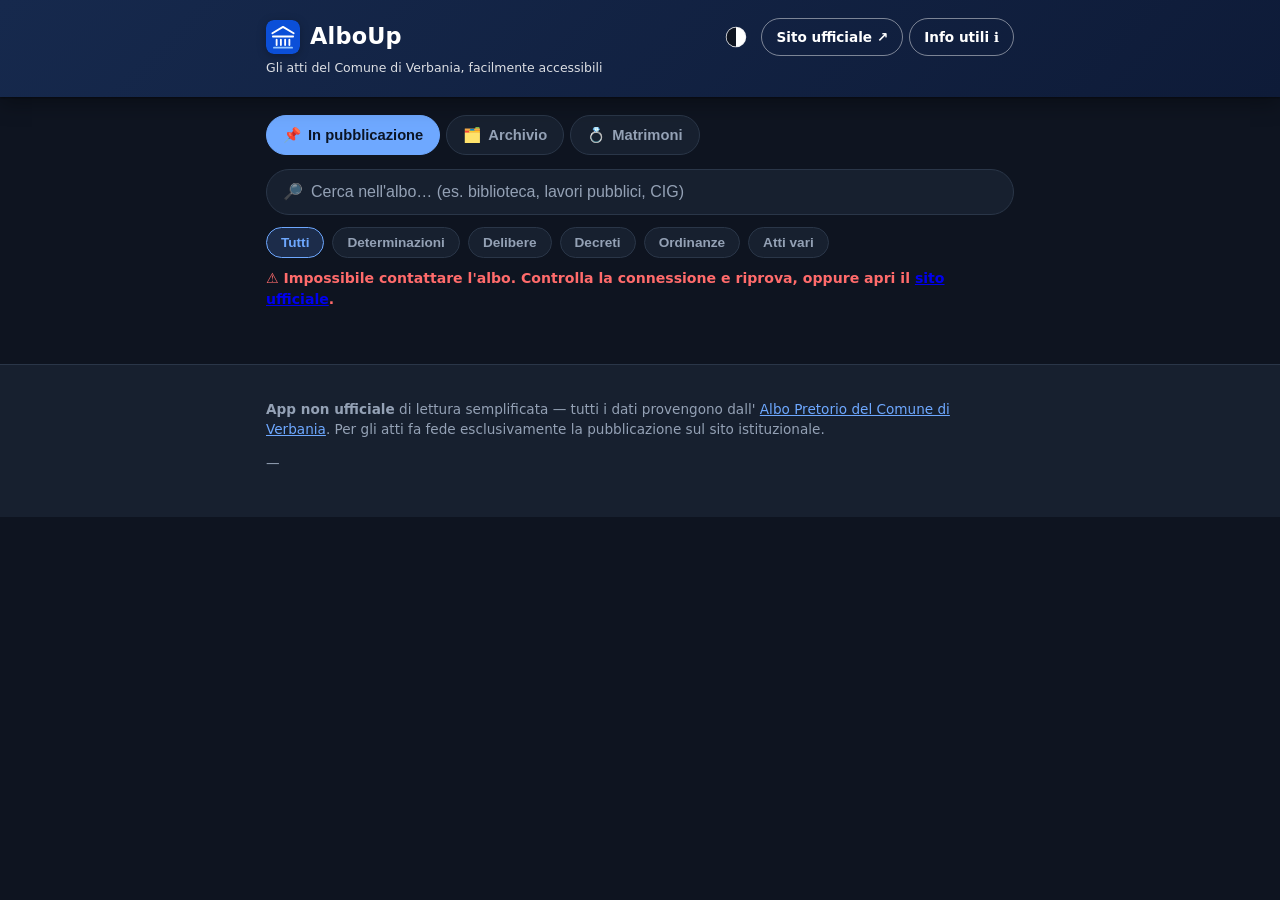
<file: index.html>
<!DOCTYPE html>
<html lang="it">
<head>
  <meta charset="UTF-8" />
  <meta name="viewport" content="width=device-width, initial-scale=1, viewport-fit=cover" />
  <meta name="description" content="AlboUp — l'Albo Pretorio del Comune di Verbania, letto in modo semplice e moderno: atti in pubblicazione, archivio, ricerca rapida e link alla pagina ufficiale di ogni atto." />
  <meta name="theme-color" content="#0b4fd8" />
  <title>AlboUp — Gli atti del Comune di Verbania, facilmente accessibili</title>
  <link rel="manifest" href="manifest.json" />
  <link rel="icon" href="icon.svg" type="image/svg+xml" />
  <link rel="stylesheet" href="style.css" />
</head>
<body>

  <header class="site-header">
    <div class="wrap">
      <div class="header-inner">
        <div class="brand">
          <span class="brand-ico" aria-hidden="true">
            <svg viewBox="0 0 64 64" fill="none" xmlns="http://www.w3.org/2000/svg">
              <rect width="64" height="64" rx="14" fill="#0b4fd8"/>
              <path d="M12 25 32 13l20 12" stroke="#fff" stroke-width="3.5" stroke-linecap="round" stroke-linejoin="round"/>
              <line x1="13" y1="31" x2="51" y2="31" stroke="#fff" stroke-width="3.5" stroke-linecap="round"/>
              <line x1="20" y1="37" x2="20" y2="47" stroke="#fff" stroke-width="3.5" stroke-linecap="round"/>
              <line x1="28" y1="37" x2="28" y2="47" stroke="#fff" stroke-width="3.5" stroke-linecap="round"/>
              <line x1="36" y1="37" x2="36" y2="47" stroke="#fff" stroke-width="3.5" stroke-linecap="round"/>
              <line x1="44" y1="37" x2="44" y2="47" stroke="#fff" stroke-width="3.5" stroke-linecap="round"/>
              <line x1="15" y1="52" x2="49" y2="52" stroke="#93c5fd" stroke-width="3.5" stroke-linecap="round"/>
            </svg>
          </span>
          <h1>AlboUp</h1>
        </div>
        <div class="header-actions">
          <button id="themeToggle" class="icon-btn theme-toggle" type="button"
                  title="Passa al tema chiaro" aria-label="Cambia tema: passa al tema chiaro">
            <svg width="22" height="22" viewBox="0 0 22 22" aria-hidden="true" focusable="false">
              <circle cx="11" cy="11" r="9.5" fill="#ffffff" stroke="currentColor" stroke-width="1.5"/>
              <path d="M11 1.5 A9.5 9.5 0 0 0 11 20.5 Z" fill="#0e1420"/>
            </svg>
          </button>
          <a class="official-link" href="https://verbania.trasparenza-valutazione-merito.it/web/trasparenza/albo-pretorio" target="_blank" rel="noopener">Sito ufficiale ↗</a>
          <a class="official-link infolink" href="infoutili.html">Info utili ℹ️</a>
        </div>
      </div>
      <p class="header-sub">Gli atti del Comune di Verbania, facilmente accessibili</p>
    </div>
  </header>

  <main class="wrap">

    <nav class="tabs" role="tablist" aria-label="Sezioni albo">
      <button class="tab active" id="tab-albo" role="tab" aria-selected="true" data-tab="albo">
        <span class="tab-ico" aria-hidden="true">📌</span> In pubblicazione
      </button>
      <button class="tab" id="tab-storico" role="tab" aria-selected="false" data-tab="storico">
        <span class="tab-ico" aria-hidden="true">🗂️</span> Archivio
      </button>
      <button class="tab" id="tab-matrimoni" role="tab" aria-selected="false" data-tab="matrimoni">
        <span class="tab-ico" aria-hidden="true">💍</span> Matrimoni
      </button>
    </nav>

    <section class="toolbar" aria-label="Ricerca e filtri">
      <div class="searchbox">
        <span class="search-ico" aria-hidden="true">🔎</span>
        <input id="searchInput" type="search" inputmode="search"
               placeholder="Cerca nell'albo… (es. biblioteca, lavori pubblici, CIG)"
               autocomplete="off" spellcheck="false" aria-label="Cerca atti per oggetto" />
        <button id="searchClear" class="icon-btn hidden" title="Cancella ricerca" aria-label="Cancella ricerca">✕</button>
      </div>
      <div class="chips" id="catChips" role="group" aria-label="Filtra per tipo di atto"></div>
    </section>

    <div class="statusline" id="statusLine" aria-live="polite"></div>

    <section id="listView" class="cards" aria-label="Elenco atti"></section>

    <div class="loadmore-zone">
      <button id="loadMore" class="btn-secondary hidden">Carica altri atti ↓</button>
      <p id="loadMoreNote" class="muted-note hidden">La ricerca mostra i primi 20 risultati · usa parole più specifiche per affinare</p>
      <button id="toTop" class="icon-btn to-top hidden" title="Torna su" aria-label="Torna all'inizio">↑</button>
    </div>

  </main>

  <!-- ============ DETTAGLIO (overlay) ============ -->
  <div id="detailOverlay" class="overlay hidden" role="dialog" aria-modal="true" aria-labelledby="detailTitle">
    <div class="overlay-bar wrap">
      <button id="detailBack" class="btn-secondary">← Torna all'elenco</button>
      <button id="detailCopy" class="btn-secondary" title="Copia link alla scheda">🔗 Copia link</button>
    </div>
    <article id="detailCard" class="wrap detail-card"></article>
  </div>

  <footer class="site-footer">
    <div class="wrap">
      <p><strong>App non ufficiale</strong> di lettura semplificata — tutti i dati provengono dall'
        <a href="https://verbania.trasparenza-valutazione-merito.it/web/trasparenza/albo-pretorio" target="_blank" rel="noopener">Albo Pretorio del Comune di Verbania</a>.
        Per gli atti fa fede esclusivamente la pubblicazione sul sito istituzionale.</p>
      <p class="muted" id="lastUpdate">—</p>
    </div>
  </footer>

  <div id="toast" class="toast hidden" role="status" aria-live="polite"></div>

  <!-- ============ SCHERMATA INIZIALE (splash) ============ -->
  <div id="splash" class="splash" aria-hidden="true">
    <div class="splash-ico">
      <svg viewBox="0 0 64 64" fill="none" xmlns="http://www.w3.org/2000/svg">
        <rect width="64" height="64" rx="14" fill="#0b4fd8"/>
        <path d="M12 25 32 13l20 12" stroke="#fff" stroke-width="3.5" stroke-linecap="round" stroke-linejoin="round"/>
        <line x1="13" y1="31" x2="51" y2="31" stroke="#fff" stroke-width="3.5" stroke-linecap="round"/>
        <line x1="20" y1="37" x2="20" y2="47" stroke="#fff" stroke-width="3.5" stroke-linecap="round"/>
        <line x1="28" y1="37" x2="28" y2="47" stroke="#fff" stroke-width="3.5" stroke-linecap="round"/>
        <line x1="36" y1="37" x2="36" y2="47" stroke="#fff" stroke-width="3.5" stroke-linecap="round"/>
        <line x1="44" y1="37" x2="44" y2="47" stroke="#fff" stroke-width="3.5" stroke-linecap="round"/>
        <line x1="15" y1="52" x2="49" y2="52" stroke="#93c5fd" stroke-width="3.5" stroke-linecap="round"/>
      </svg>
    </div>
    <p class="splash-name">Albo<span>Up</span></p>
  </div>

  <script src="app.js"></script>
</body>
</html>
</file>
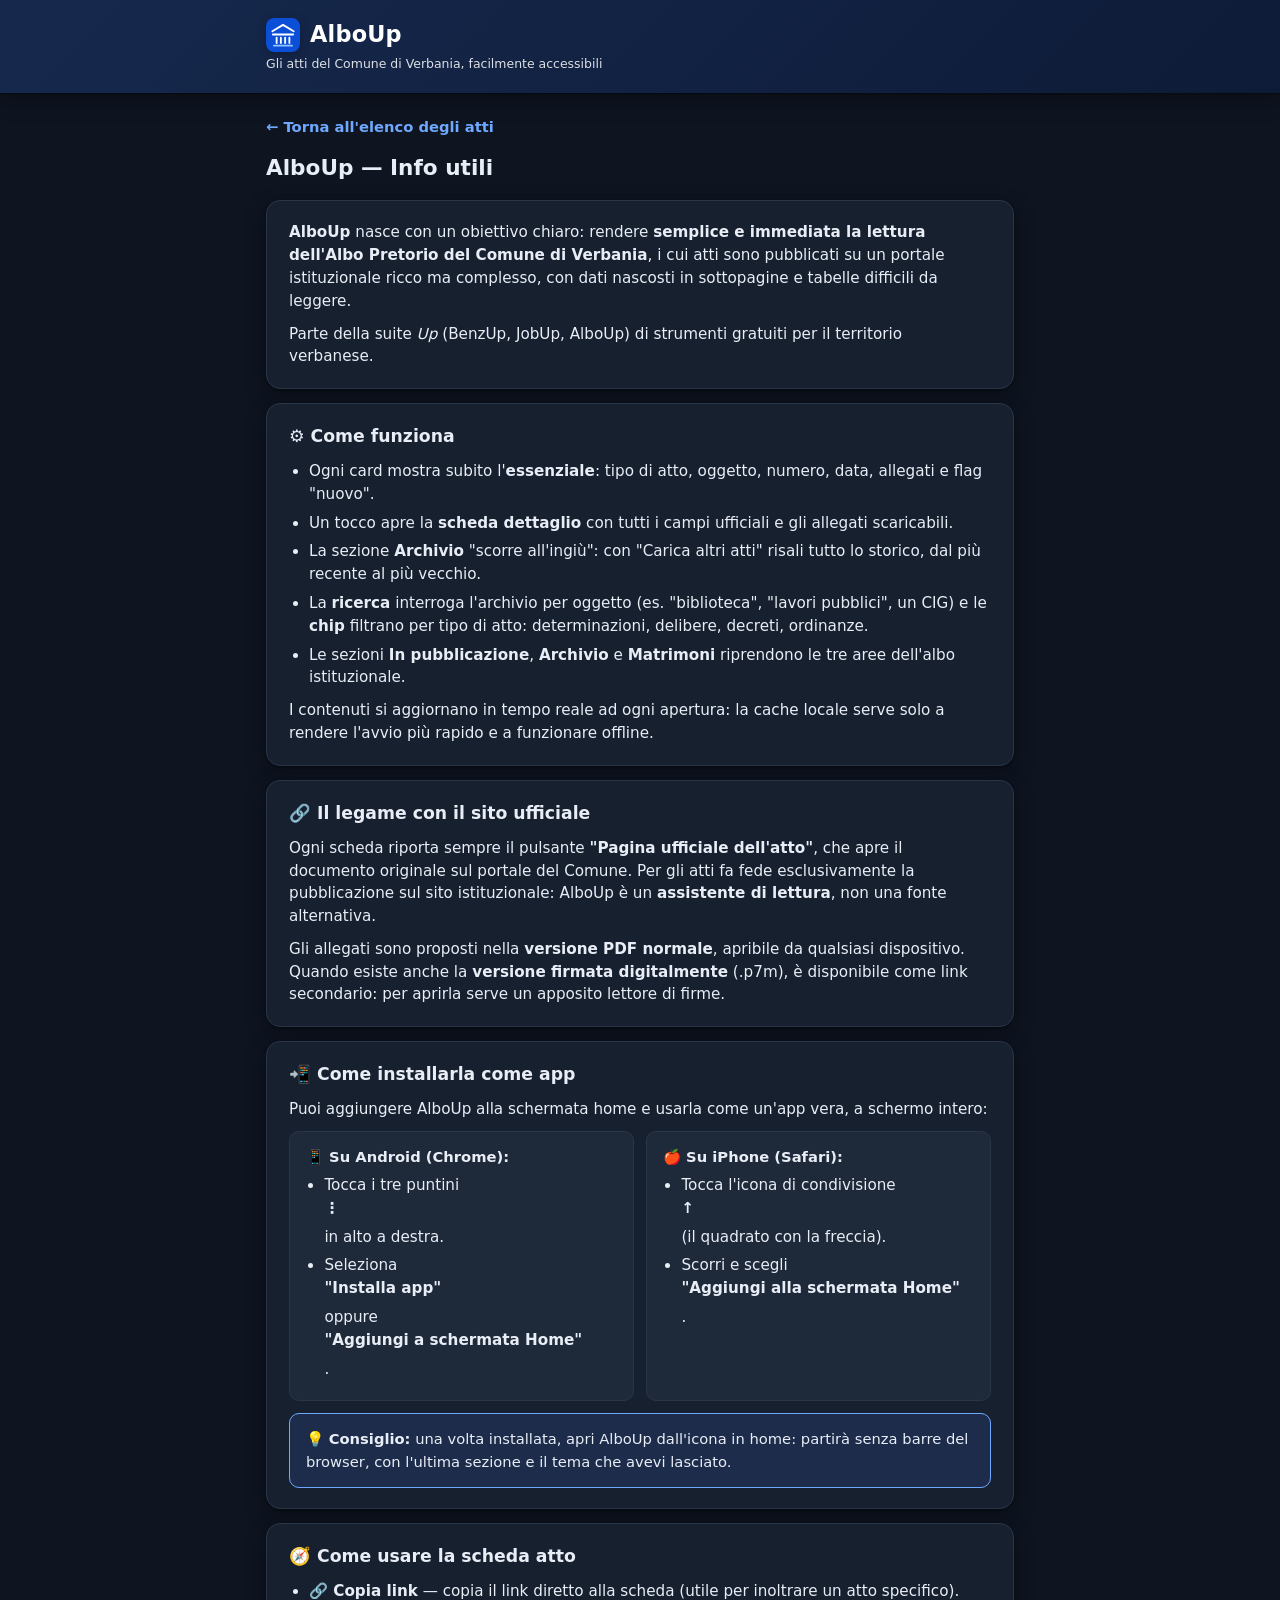
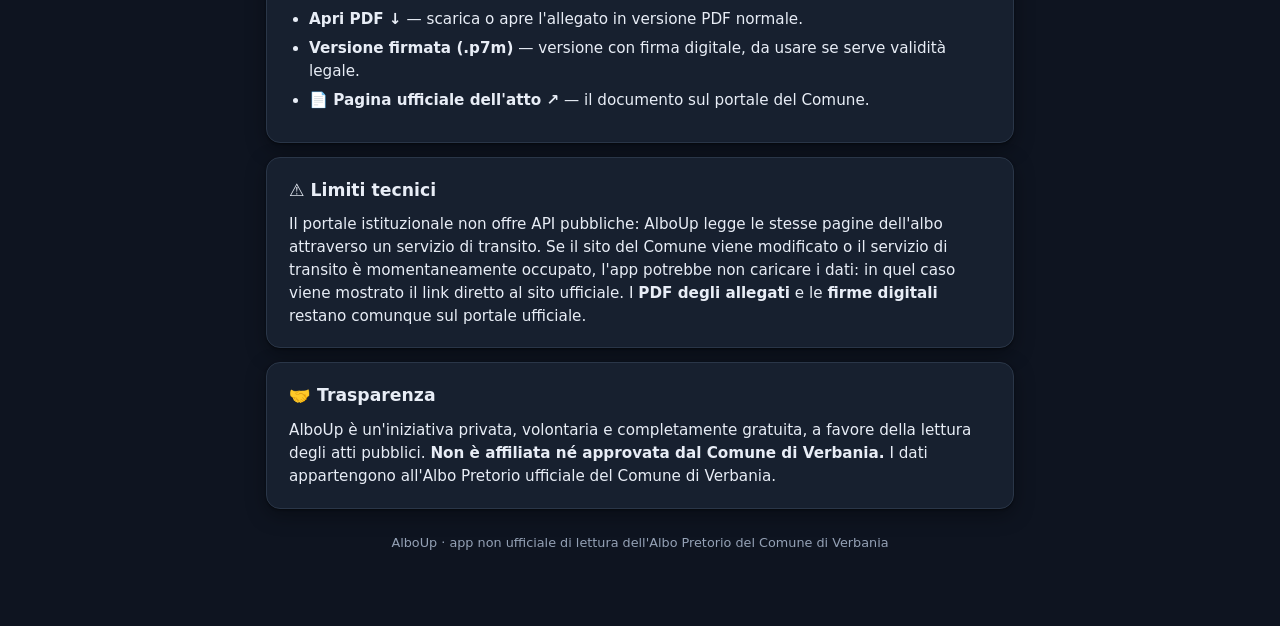
<file: infoutili.html>
<!DOCTYPE html>
<html lang="it">
<head>
  <meta charset="UTF-8" />
  <meta name="viewport" content="width=device-width, initial-scale=1, viewport-fit=cover" />
  <meta name="description" content="Info utili su AlboUp: come funziona, come installarla come app, origine dei dati e trasparenza." />
  <title>Info utili — AlboUp</title>
  <link rel="manifest" href="manifest.json" />
  <link rel="icon" href="icon.svg" type="image/svg+xml" />
  <script>
    // tema scuro predefinito, coerente con l'app (prima che il CSS venga applicato)
    try { document.documentElement.dataset.theme = localStorage.getItem('alboVrb:theme') || 'dark'; } catch (e) {}
  </script>
  <link rel="stylesheet" href="style.css" />
  <style>
    /* stili specifici della pagina Info utili */
    .info-main { margin: 22px auto 40px; }
    .info-title { font-size: 1.35rem; margin: 0 0 16px; }
    .info-section {
      background: var(--surface);
      border: 1px solid var(--border);
      border-radius: var(--radius);
      box-shadow: var(--shadow);
      padding: 20px 22px;
      margin-bottom: 14px;
    }
    .info-section h2 { margin: 0 0 10px; font-size: 1.08rem; }
    .info-section p { margin: 0 0 10px; font-size: .95rem; }
    .info-section p:last-child { margin-bottom: 0; }
    .info-section ul { margin: 0 0 10px; padding-left: 1.25rem; font-size: .95rem; }
    .info-section li { margin-bottom: 6px; }
    .info-note {
      background: var(--primary-soft);
      border: 1px solid var(--primary);
      border-radius: 10px;
      padding: 14px 16px;
      margin-top: 12px;
      font-size: .92rem;
    }
    .install-cols { display: grid; gap: 12px; }
    @media (min-width: 640px) { .install-cols { grid-template-columns: 1fr 1fr; } }
    .install-box {
      background: var(--surface-2);
      border: 1px solid var(--border);
      border-radius: 10px;
      padding: 14px 16px;
      font-size: .92rem;
    }
    .install-box strong { display: block; margin-bottom: 6px; }
    .install-box ul { margin: 0; padding-left: 1.15rem; }
    .back-link {
      display: inline-flex; align-items: center; gap: 6px;
      color: var(--primary); text-decoration: none;
      font-weight: 600; font-size: .92rem; margin-bottom: 14px;
    }
    .back-link:hover { text-decoration: underline; text-underline-offset: 3px; }
    .info-footer { text-align: center; font-size: .8rem; color: var(--text-muted); padding: 10px 0 34px; }
  </style>
</head>
<body>

  <header class="site-header">
    <div class="wrap">
      <a class="brand" href="index.html" style="text-decoration:none; color:inherit;">
        <span class="brand-ico" aria-hidden="true">
          <svg viewBox="0 0 64 64" fill="none" xmlns="http://www.w3.org/2000/svg">
            <rect width="64" height="64" rx="14" fill="#0b4fd8"/>
            <path d="M12 25 32 13l20 12" stroke="#fff" stroke-width="3.5" stroke-linecap="round" stroke-linejoin="round"/>
            <line x1="13" y1="31" x2="51" y2="31" stroke="#fff" stroke-width="3.5" stroke-linecap="round"/>
            <line x1="20" y1="37" x2="20" y2="47" stroke="#fff" stroke-width="3.5" stroke-linecap="round"/>
            <line x1="28" y1="37" x2="28" y2="47" stroke="#fff" stroke-width="3.5" stroke-linecap="round"/>
            <line x1="36" y1="37" x2="36" y2="47" stroke="#fff" stroke-width="3.5" stroke-linecap="round"/>
            <line x1="44" y1="37" x2="44" y2="47" stroke="#fff" stroke-width="3.5" stroke-linecap="round"/>
            <line x1="15" y1="52" x2="49" y2="52" stroke="#93c5fd" stroke-width="3.5" stroke-linecap="round"/>
          </svg>
        </span>
        <h1>AlboUp</h1>
      </a>
      <p class="header-sub">Gli atti del Comune di Verbania, facilmente accessibili</p>
    </div>
  </header>

  <main class="wrap info-main">
    <a class="back-link" href="index.html">← Torna all'elenco degli atti</a>
    <h2 class="info-title">AlboUp — Info utili</h2>

    <section class="info-section">
      <p>
        <strong>AlboUp</strong> nasce con un obiettivo chiaro: rendere <strong>semplice e immediata la lettura
        dell'Albo Pretorio del Comune di Verbania</strong>, i cui atti sono pubblicati su un portale
        istituzionale ricco ma complesso, con dati nascosti in sottopagine e tabelle difficili da leggere.
      </p>
      <p>Parte della suite <em>Up</em> (BenzUp, JobUp, AlboUp) di strumenti gratuiti per il territorio verbanese.</p>
    </section>

    <section class="info-section">
      <h2>⚙️ Come funziona</h2>
      <ul>
        <li>Ogni card mostra subito l'<strong>essenziale</strong>: tipo di atto, oggetto, numero, data, allegati e flag "nuovo".</li>
        <li>Un tocco apre la <strong>scheda dettaglio</strong> con tutti i campi ufficiali e gli allegati scaricabili.</li>
        <li>La sezione <strong>Archivio</strong> "scorre all'ingiù": con "Carica altri atti" risali tutto lo storico, dal più recente al più vecchio.</li>
        <li>La <strong>ricerca</strong> interroga l'archivio per oggetto (es. "biblioteca", "lavori pubblici", un CIG) e le <strong>chip</strong> filtrano per tipo di atto: determinazioni, delibere, decreti, ordinanze.</li>
        <li>Le sezioni <strong>In pubblicazione</strong>, <strong>Archivio</strong> e <strong>Matrimoni</strong> riprendono le tre aree dell'albo istituzionale.</li>
      </ul>
      <p>I contenuti si aggiornano in tempo reale ad ogni apertura: la cache locale serve solo a rendere l'avvio più rapido e a funzionare offline.</p>
    </section>

    <section class="info-section">
      <h2>🔗 Il legame con il sito ufficiale</h2>
      <p>
        Ogni scheda riporta sempre il pulsante <strong>"Pagina ufficiale dell'atto"</strong>, che apre il documento
        originale sul portale del Comune. Per gli atti fa fede esclusivamente la pubblicazione sul sito istituzionale:
        AlboUp è un <strong>assistente di lettura</strong>, non una fonte alternativa.
      </p>
      <p>
        Gli allegati sono proposti nella <strong>versione PDF normale</strong>, apribile da qualsiasi dispositivo.
        Quando esiste anche la <strong>versione firmata digitalmente</strong> (.p7m), è disponibile come link
        secondario: per aprirla serve un apposito lettore di firme.
      </p>
    </section>

    <section class="info-section">
      <h2>📲 Come installarla come app</h2>
      <p>Puoi aggiungere AlboUp alla schermata home e usarla come un'app vera, a schermo intero:</p>
      <div class="install-cols">
        <div class="install-box">
          <strong>📱 Su Android (Chrome):</strong>
          <ul>
            <li>Tocca i tre puntini <strong>⋮</strong> in alto a destra.</li>
            <li>Seleziona <strong>"Installa app"</strong> oppure <strong>"Aggiungi a schermata Home"</strong>.</li>
          </ul>
        </div>
        <div class="install-box">
          <strong>🍎 Su iPhone (Safari):</strong>
          <ul>
            <li>Tocca l'icona di condivisione <strong>↑</strong> (il quadrato con la freccia).</li>
            <li>Scorri e scegli <strong>"Aggiungi alla schermata Home"</strong>.</li>
          </ul>
        </div>
      </div>
      <div class="info-note">
        💡 <strong>Consiglio:</strong> una volta installata, apri AlboUp dall'icona in home: partirà senza
        barre del browser, con l'ultima sezione e il tema che avevi lasciato.
      </div>
    </section>

    <section class="info-section">
      <h2>🧭 Come usare la scheda atto</h2>
      <ul>
        <li><strong>🔗 Copia link</strong> — copia il link diretto alla scheda (utile per inoltrare un atto specifico).</li>
        <li><strong>Apri PDF ↓</strong> — scarica o apre l'allegato in versione PDF normale.</li>
        <li><strong>Versione firmata (.p7m)</strong> — versione con firma digitale, da usare se serve validità legale.</li>
        <li><strong>📄 Pagina ufficiale dell'atto ↗</strong> — il documento sul portale del Comune.</li>
      </ul>
    </section>

    <section class="info-section">
      <h2>⚠️ Limiti tecnici</h2>
      <p>
        Il portale istituzionale non offre API pubbliche: AlboUp legge le stesse pagine dell'albo attraverso un
        servizio di transito. Se il sito del Comune viene modificato o il servizio di transito è momentaneamente
        occupato, l'app potrebbe non caricare i dati: in quel caso viene mostrato il link diretto al sito ufficiale.
        I <strong>PDF degli allegati</strong> e le <strong>firme digitali</strong> restano comunque sul portale ufficiale.
      </p>
    </section>

    <section class="info-section">
      <h2>🤝 Trasparenza</h2>
      <p>
        AlboUp è un'iniziativa privata, volontaria e completamente gratuita, a favore della lettura degli atti
        pubblici. <strong>Non è affiliata né approvata dal Comune di Verbania.</strong> I dati appartengono
        all'Albo Pretorio ufficiale del Comune di Verbania.
      </p>
    </section>

    <p class="info-footer">
      AlboUp · app non ufficiale di lettura dell'Albo Pretorio del Comune di Verbania
    </p>
  </main>

  <script>
    // La pagina NON ha un selettore di tema: segue sempre quello impostato
    // nella pagina principale (stessa chiave "alboVrb:theme" in localStorage,
    // letta all'avvio nel <head>). Se il tema viene cambiato nella pagina
    // principale mentre questa è aperta in un'altra scheda, si aggiorna live.
    window.addEventListener('storage', function (e) {
      if (e.key === 'alboVrb:theme' && e.newValue) {
        document.documentElement.dataset.theme = e.newValue;
      }
    });
  </script>

</body>
</html>
</file>
<file: style.css>
/* ============================================================
   AlboUp — stile
   Mobile-first, tema chiaro/scuro via variabili CSS.
   ============================================================ */

:root {
  --bg: #f4f6fb;
  --surface: #ffffff;
  --surface-2: #eef1f8;
  --text: #1a2333;
  --text-muted: #5b6779;
  --border: #dde3ee;
  --primary: #0b4fd8;
  --primary-soft: #e8effd;
  --on-primary: #ffffff;
  --accent: #0b8a4d;
  --danger: #c62828;
  --shadow: 0 1px 2px rgba(16, 24, 40, .06), 0 4px 16px rgba(16, 24, 40, .08);
  --radius: 14px;
  --wrap: 780px;
}

[data-theme="dark"] {
  --bg: #0e1420;
  --surface: #17202f;
  --surface-2: #1e2939;
  --text: #e8edf6;
  --text-muted: #94a1b5;
  --border: #2a3648;
  --primary: #6ea8ff;
  --primary-soft: #1c2c4a;
  --on-primary: #0b1424;
  --accent: #4ade80;
  --danger: #ff6b6b;
  --shadow: 0 1px 2px rgba(0, 0, 0, .4), 0 6px 20px rgba(0, 0, 0, .35);
}

* { box-sizing: border-box; }

html { scroll-behavior: smooth; }

body {
  margin: 0;
  font-family: system-ui, -apple-system, "Segoe UI", Roboto, "Helvetica Neue", sans-serif;
  background: var(--bg);
  color: var(--text);
  line-height: 1.5;
  -webkit-font-smoothing: antialiased;
  overflow-x: hidden; /* nessuno scorrimento orizzontale di pagina */
}

.wrap {
  max-width: var(--wrap);
  margin-inline: auto;
  padding-inline: 16px;
}

.hidden { display: none !important; }
.muted { color: var(--text-muted); }
.muted-note { font-size: .85rem; color: var(--text-muted); text-align: center; }

/* ---------- Header ---------- */

.site-header {
  background: linear-gradient(135deg, var(--primary), #0a3ba8);
  color: #fff;
  padding: 18px 0 20px;
  box-shadow: var(--shadow);
  position: sticky;
  top: 0;
  z-index: 20;
}

[data-theme="dark"] .site-header {
  background: linear-gradient(135deg, #16294d, #0e1b38);
}

.header-inner {
  display: flex;
  align-items: center;
  justify-content: space-between;
  gap: 10px;
}

/* riga 1: icona + nome a sinistra, toggle tema e link a destra */
.brand { display: flex; align-items: center; gap: 10px; min-width: 0; }

.brand-ico {
  width: 34px;
  height: 34px;
  flex-shrink: 0;
  display: inline-flex;
  filter: drop-shadow(0 2px 4px rgba(0,0,0,.25));
}
.brand-ico svg { width: 100%; height: 100%; display: block; border-radius: 8px; }

.brand h1 { margin: 0; font-size: 1.25rem; letter-spacing: .2px; }

.header-actions { display: flex; align-items: center; gap: 6px; flex-shrink: 0; }

/* riga 2: sottotitolo completo, a larghezza di pagina */
.header-sub {
  margin: 4px 0 0;
  font-size: .78rem;
  line-height: 1.35;
  opacity: .85;
}

.official-link {
  color: #fff;
  text-decoration: none;
  font-size: .85rem;
  font-weight: 600;
  padding: 8px 14px;
  border: 1px solid rgba(255, 255, 255, .45);
  border-radius: 999px;
  transition: background .15s;
  white-space: nowrap;
}
.official-link:hover { background: rgba(255, 255, 255, .15); }

.icon-btn {
  background: transparent;
  border: none;
  font-size: 1.15rem;
  cursor: pointer;
  padding: 8px;
  border-radius: 10px;
  color: inherit;
  transition: background .15s;
}
.icon-btn:hover { background: rgba(125, 140, 170, .18); }

/* pulsante tema: cerchio diviso bianco / blu notte */
.theme-toggle {
  display: inline-flex;
  align-items: center;
  justify-content: center;
}
.theme-toggle svg circle { stroke: rgba(255, 255, 255, .9); }
.theme-toggle:hover svg { transform: rotate(180deg); }
.theme-toggle svg { transition: transform .35s ease; }

/* ---------- Tabs ---------- */

.tabs {
  display: flex;
  flex-wrap: wrap;         /* le tab vanno a capo invece di sbordare a destra */
  gap: 6px;
  margin: 18px 0 4px;
}

.tab {
  flex-shrink: 0;
  display: inline-flex;
  align-items: center;
  gap: 7px;
  padding: 10px 16px;
  font-size: .92rem;
  font-weight: 600;
  color: var(--text-muted);
  background: var(--surface);
  border: 1px solid var(--border);
  border-radius: 999px;
  cursor: pointer;
  transition: all .15s;
}
.tab:hover { color: var(--text); border-color: var(--primary); }
.tab.active {
  background: var(--primary);
  border-color: var(--primary);
  color: var(--on-primary);
}

/* schermi stretti: tab compatte per stare su una riga sopra la ricerca */
@media (max-width: 420px) {
  .tabs { margin-top: 14px; }
  .tab { padding: 6px 10px; font-size: .78rem; gap: 4px; }
}

/* ---------- Toolbar ---------- */

.toolbar { margin: 14px 0 6px; }

.searchbox {
  display: flex;
  align-items: center;
  gap: 8px;
  background: var(--surface);
  border: 1.5px solid var(--border);
  border-radius: 999px;
  padding: 4px 8px 4px 16px;
  transition: border-color .15s, box-shadow .15s;
}
.searchbox:focus-within {
  border-color: var(--primary);
  box-shadow: 0 0 0 3px var(--primary-soft);
}

.search-ico { opacity: .6; }

.searchbox input {
  flex: 1;
  min-width: 0;
  border: none;
  outline: none;
  background: transparent;
  color: var(--text);
  font-size: 1rem;
  padding: 9px 0;
}
.searchbox input::placeholder { color: var(--text-muted); }

.chips {
  display: flex;
  flex-wrap: wrap;          /* i filtri vanno a capo invece di sbordare */
  gap: 8px;
  margin-top: 12px;
  max-width: 100%;
}

.chip {
  padding: 7px 14px;
  font-size: .85rem;
  font-weight: 600;
  color: var(--text-muted);
  background: var(--surface);
  border: 1px solid var(--border);
  border-radius: 999px;
  cursor: pointer;
  transition: all .15s;
  white-space: nowrap;
}
.chip:hover { color: var(--text); border-color: var(--primary); }
.chip.active {
  background: var(--primary-soft);
  border-color: var(--primary);
  color: var(--primary);
}

/* ---------- Status ---------- */

.statusline {
  margin: 10px 0 4px;
  font-size: .88rem;
  color: var(--text-muted);
}
.statusline.error { color: var(--danger); font-weight: 600; }
/* nessun messaggio = nessuno spazio sprecato tra le chip e la prima card */
.statusline:empty { margin: 0; min-height: 0; }

.spinner {
  display: inline-block;
  width: 14px;
  height: 14px;
  border: 2px solid var(--border);
  border-top-color: var(--primary);
  border-radius: 50%;
  animation: spin .7s linear infinite;
  vertical-align: -2px;
  margin-right: 8px;
}
@keyframes spin { to { transform: rotate(360deg); } }

/* ---------- Cards ---------- */

.cards {
  display: flex;
  flex-direction: column;
  gap: 12px;
  padding: 4px 0 12px;
}

.card {
  background: var(--surface);
  border: 1px solid var(--border);
  border-radius: var(--radius);
  box-shadow: var(--shadow);
  overflow: hidden;
  cursor: pointer;
  transition: transform .12s, box-shadow .12s, border-color .12s;
  text-align: left;
  padding: 0;
  width: 100%;
  font: inherit;
  color: inherit;
}
.card:hover { transform: translateY(-2px); border-color: var(--primary); }
.card:focus-visible { outline: 3px solid var(--primary); outline-offset: 2px; }

.card-top {
  display: flex;
  justify-content: space-between;
  align-items: center;
  gap: 8px;
  padding: 10px 16px 0;
}

.badge {
  display: inline-block;
  font-size: .72rem;
  font-weight: 700;
  letter-spacing: .4px;
  text-transform: uppercase;
  color: var(--primary);
  background: var(--primary-soft);
  border-radius: 6px;
  padding: 3px 9px;
  max-width: 70%;
  overflow: hidden;
  text-overflow: ellipsis;
  white-space: nowrap;
}

.card-date { font-size: .78rem; color: var(--text-muted); white-space: nowrap; }

.card-body { padding: 8px 16px 4px; }

.card-title {
  margin: 0 0 6px;
  font-size: 1rem;
  line-height: 1.45;
  display: -webkit-box;
  -webkit-line-clamp: 2;
  -webkit-box-orient: vertical;
  overflow: hidden;
}

.card-foot {
  display: flex;
  align-items: center;
  gap: 10px;
  padding: 8px 16px 12px;
  font-size: .8rem;
  color: var(--text-muted);
}

.tag-num {
  font-weight: 700;
  color: var(--text);
  background: var(--surface-2);
  border-radius: 6px;
  padding: 2px 8px;
}

.attach { display: inline-flex; align-items: center; gap: 4px; }
.new-flag {
  color: var(--accent);
  font-weight: 700;
  font-size: .72rem;
  text-transform: uppercase;
  letter-spacing: .5px;
}

/* ---------- Load more ---------- */

.loadmore-zone { text-align: center; padding: 4px 0 30px; position: relative; }

.btn-secondary {
  font: inherit;
  font-size: .92rem;
  font-weight: 600;
  color: var(--primary);
  background: var(--surface);
  border: 1.5px solid var(--primary);
  border-radius: 999px;
  padding: 10px 22px;
  cursor: pointer;
  transition: background .15s, color .15s;
}
.btn-secondary:hover { background: var(--primary); color: var(--on-primary); }
.btn-secondary:disabled { opacity: .55; cursor: wait; }

.to-top { position: fixed; right: 18px; bottom: 18px; z-index: 15; font-size: 1.3rem;
  background: var(--surface); border: 1px solid var(--border); box-shadow: var(--shadow); }

/* ---------- Overlay dettaglio ---------- */

.overlay {
  position: fixed;
  inset: 0;
  z-index: 50;
  background: var(--bg);
  overflow-y: auto;
  animation: slidein .18s ease-out;
}
@keyframes slidein { from { transform: translateX(24px); opacity: 0; } to { transform: none; opacity: 1; } }

.overlay-bar {
  display: flex;
  justify-content: space-between;
  gap: 10px;
  padding-top: 16px;
  position: sticky;
  top: 0;
  background: var(--bg);
  padding-bottom: 10px;
  z-index: 2;
}

.detail-card {
  background: var(--surface);
  border: 1px solid var(--border);
  border-radius: var(--radius);
  box-shadow: var(--shadow);
  padding: 20px 20px 26px;
  margin-bottom: 30px;
}

.d-head { border-bottom: 1px solid var(--border); padding-bottom: 14px; margin-bottom: 16px; }

.d-cat {
  display: inline-block;
  font-size: .75rem;
  font-weight: 700;
  text-transform: uppercase;
  letter-spacing: .5px;
  color: var(--primary);
  background: var(--primary-soft);
  border-radius: 6px;
  padding: 4px 10px;
  margin-bottom: 10px;
}

.d-title { margin: 0 0 10px; font-size: 1.25rem; line-height: 1.4; }

.d-num { font-size: .9rem; color: var(--text-muted); font-weight: 600; }

.d-rows { display: flex; flex-direction: column; }

.d-row {
  display: grid;
  grid-template-columns: 170px 1fr;
  gap: 12px;
  padding: 9px 2px;
  border-bottom: 1px dashed var(--border);
  font-size: .93rem;
}
.d-row dt { color: var(--text-muted); font-weight: 600; }
.d-row dd { margin: 0; overflow-wrap: anywhere; }

.d-actions { margin-top: 20px; display: flex; flex-wrap: wrap; gap: 10px; }

.d-att-title { margin: 22px 0 8px; font-size: 1rem; }

.d-att-list { list-style: none; margin: 0; padding: 0; display: flex; flex-direction: column; gap: 8px; }

.d-att-list li {
  display: flex;
  align-items: center;
  justify-content: space-between;
  gap: 12px;
  flex-wrap: wrap;
  background: var(--surface-2);
  border: 1px solid var(--border);
  border-radius: 10px;
  padding: 10px 14px;
  font-size: .92rem;
}

.att-name { min-width: 0; overflow-wrap: anywhere; }
.att-links { display: inline-flex; align-items: center; gap: 10px; flex-shrink: 0; flex-wrap: wrap; }
.att-btn { padding: 7px 14px; font-size: .82rem; flex-shrink: 0; }

.att-signed {
  font-size: .8rem;
  color: var(--text-muted);
  text-decoration: underline;
  text-underline-offset: 3px;
  white-space: nowrap;
}
.att-signed:hover { color: var(--primary); }

.btn-primary {
  font: inherit;
  font-size: .95rem;
  font-weight: 700;
  color: var(--on-primary);
  background: var(--primary);
  border: none;
  border-radius: 999px;
  padding: 12px 24px;
  cursor: pointer;
  text-decoration: none;
  display: inline-flex;
  align-items: center;
  gap: 8px;
  transition: filter .15s;
}
.btn-primary:hover { filter: brightness(1.1); }

.d-note { margin-top: 16px; font-size: .82rem; color: var(--text-muted); }

/* ---------- Empty state ---------- */

.empty-box {
  text-align: center;
  background: var(--surface);
  border: 1px dashed var(--border);
  border-radius: var(--radius);
  padding: 42px 22px;
  display: flex;
  flex-direction: column;
  align-items: center;
  gap: 8px;
}

.empty-ico { font-size: 2.6rem; }

.empty-box h3 { margin: 4px 0 0; font-size: 1.08rem; }

.empty-box p {
  margin: 0 0 10px;
  color: var(--text-muted);
  font-size: .92rem;
  max-width: 46ch;
}

/* ---------- Footer ---------- */

.site-footer {
  border-top: 1px solid var(--border);
  padding: 20px 0 30px;
  font-size: .85rem;
  color: var(--text-muted);
  background: var(--surface);
}
.site-footer a { color: var(--primary); }

/* ---------- Toast ---------- */

.toast {
  position: fixed;
  left: 50%;
  bottom: 26px;
  transform: translateX(-50%);
  z-index: 99;
  background: var(--text);
  color: var(--bg);
  font-size: .9rem;
  font-weight: 600;
  padding: 11px 20px;
  border-radius: 999px;
  box-shadow: var(--shadow);
  animation: pop .2s ease-out;
}
@keyframes pop { from { transform: translateX(-50%) translateY(10px); opacity: 0; } }

/* ---------- Splash screen ---------- */

.splash {
  position: fixed;
  inset: 0;
  z-index: 300;
  background: var(--bg);
  display: flex;
  flex-direction: column;
  align-items: center;
  justify-content: center;
  gap: 14px;
  transition: opacity .3s ease;
}

.splash-ico { width: 84px; height: 84px; }
.splash-ico svg {
  width: 100%; height: 100%; display: block;
  border-radius: 18px;
  box-shadow: var(--shadow);
  animation: splashpulse 1.4s ease-in-out infinite;
}

.splash-name {
  margin: 0;
  font-size: 1.5rem;
  font-weight: 800;
  letter-spacing: .3px;
  color: var(--text);
}
.splash-name span { color: var(--primary); }

.splash-out { opacity: 0; pointer-events: none; }

@keyframes splashpulse {
  0%   { transform: scale(.94); opacity: .85; }
  50%  { transform: scale(1.04); opacity: 1; }
  100% { transform: scale(.94); opacity: .85; }
}

/* ---------- Caricamento: icona animata + scheletro ---------- */

.loading-block {
  text-align: center;
  padding: 34px 0 10px;
  color: var(--text-muted);
}
.loading-block > p { margin: 10px 0 0; font-size: .9rem; }

.loading-icon {
  width: 56px;
  height: 56px;
  margin: 0 auto;
  animation: splashpulse 1.5s ease-in-out infinite;
}
.loading-icon svg { width: 100%; height: 100%; display: block; border-radius: 12px; }

.skeletons {
  display: flex;
  flex-direction: column;
  gap: 10px;
  max-width: 560px;
  margin: 22px auto 0;
}

.skel-card {
  background: var(--surface);
  border: 1px solid var(--border);
  border-radius: var(--radius);
  padding: 16px;
  display: flex;
  flex-direction: column;
  gap: 10px;
}

.skel-row { display: flex; align-items: center; justify-content: space-between; gap: 8px; }

.skel {
  display: block;
  border-radius: 6px;
  background: linear-gradient(90deg, var(--surface-2) 25%, var(--border) 50%, var(--surface-2) 75%);
  background-size: 200% 100%;
  animation: shimmer 1.3s linear infinite;
}

.skel-badge { width: 120px; height: 18px; }
.skel-date  { width: 88px;  height: 14px; }
.skel-line  { width: 92%;   height: 14px; }
.skel-short { width: 55%; }

@keyframes shimmer {
  from { background-position: 200% 0; }
  to   { background-position: -200% 0; }
}

/* ---------- Responsive ---------- */

/* schermi stretti: header compatto, sottotitolo sempre completo */
@media (max-width: 560px) {
  .site-header { padding: 10px 0 12px; }
  .brand-ico { width: 30px; height: 30px; }
  .brand h1 { font-size: 1.12rem; }
  .header-sub { font-size: .74rem; }
  .official-link { padding: 5px 9px; font-size: .74rem; }
  .theme-toggle svg { width: 20px; height: 20px; }
}

@media (min-width: 640px) {
  .brand h1 { font-size: 1.4rem; }
  .card-title { font-size: 1.05rem; }
  .detail-card { padding: 26px 28px 30px; }
  .d-title { font-size: 1.4rem; }
  .d-row { grid-template-columns: 200px 1fr; }
}

@media (prefers-reduced-motion: reduce) {
  * { animation: none !important; transition: none !important; }
  html { scroll-behavior: auto; }
}
</file>
